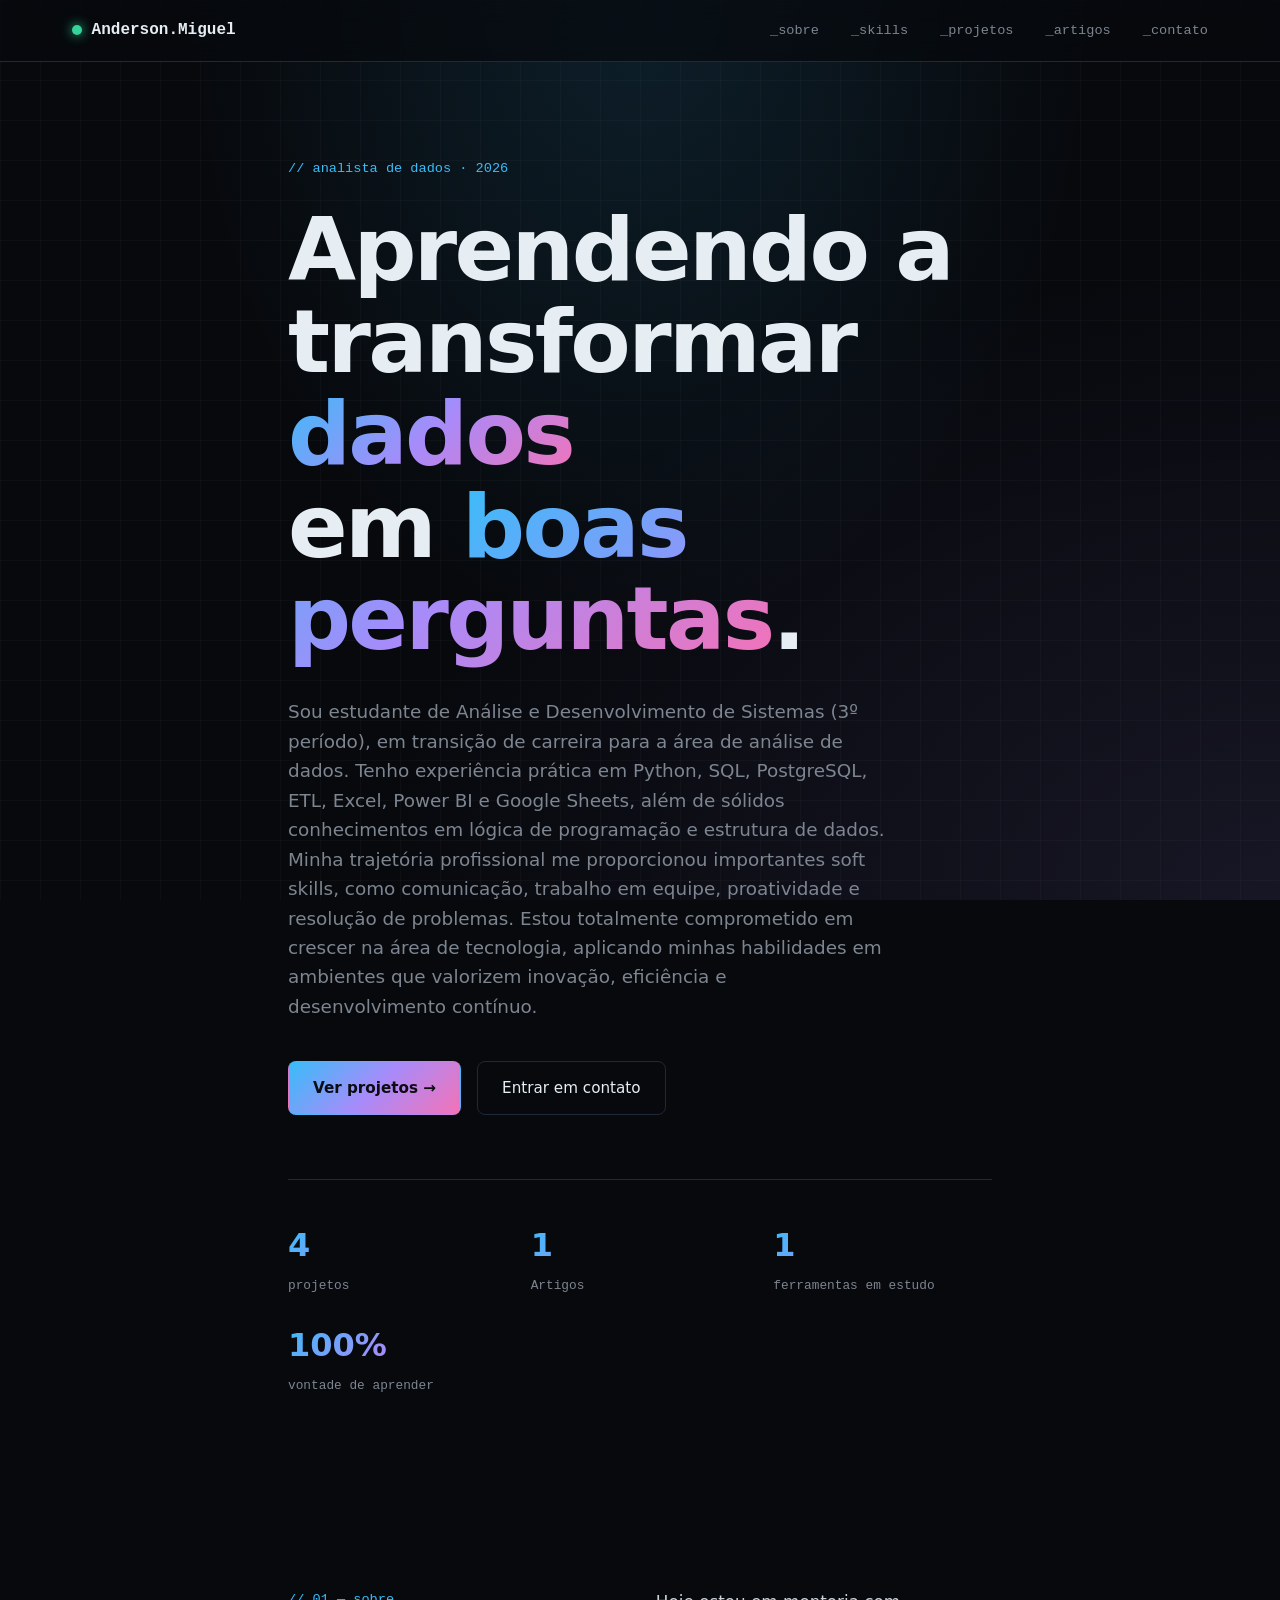
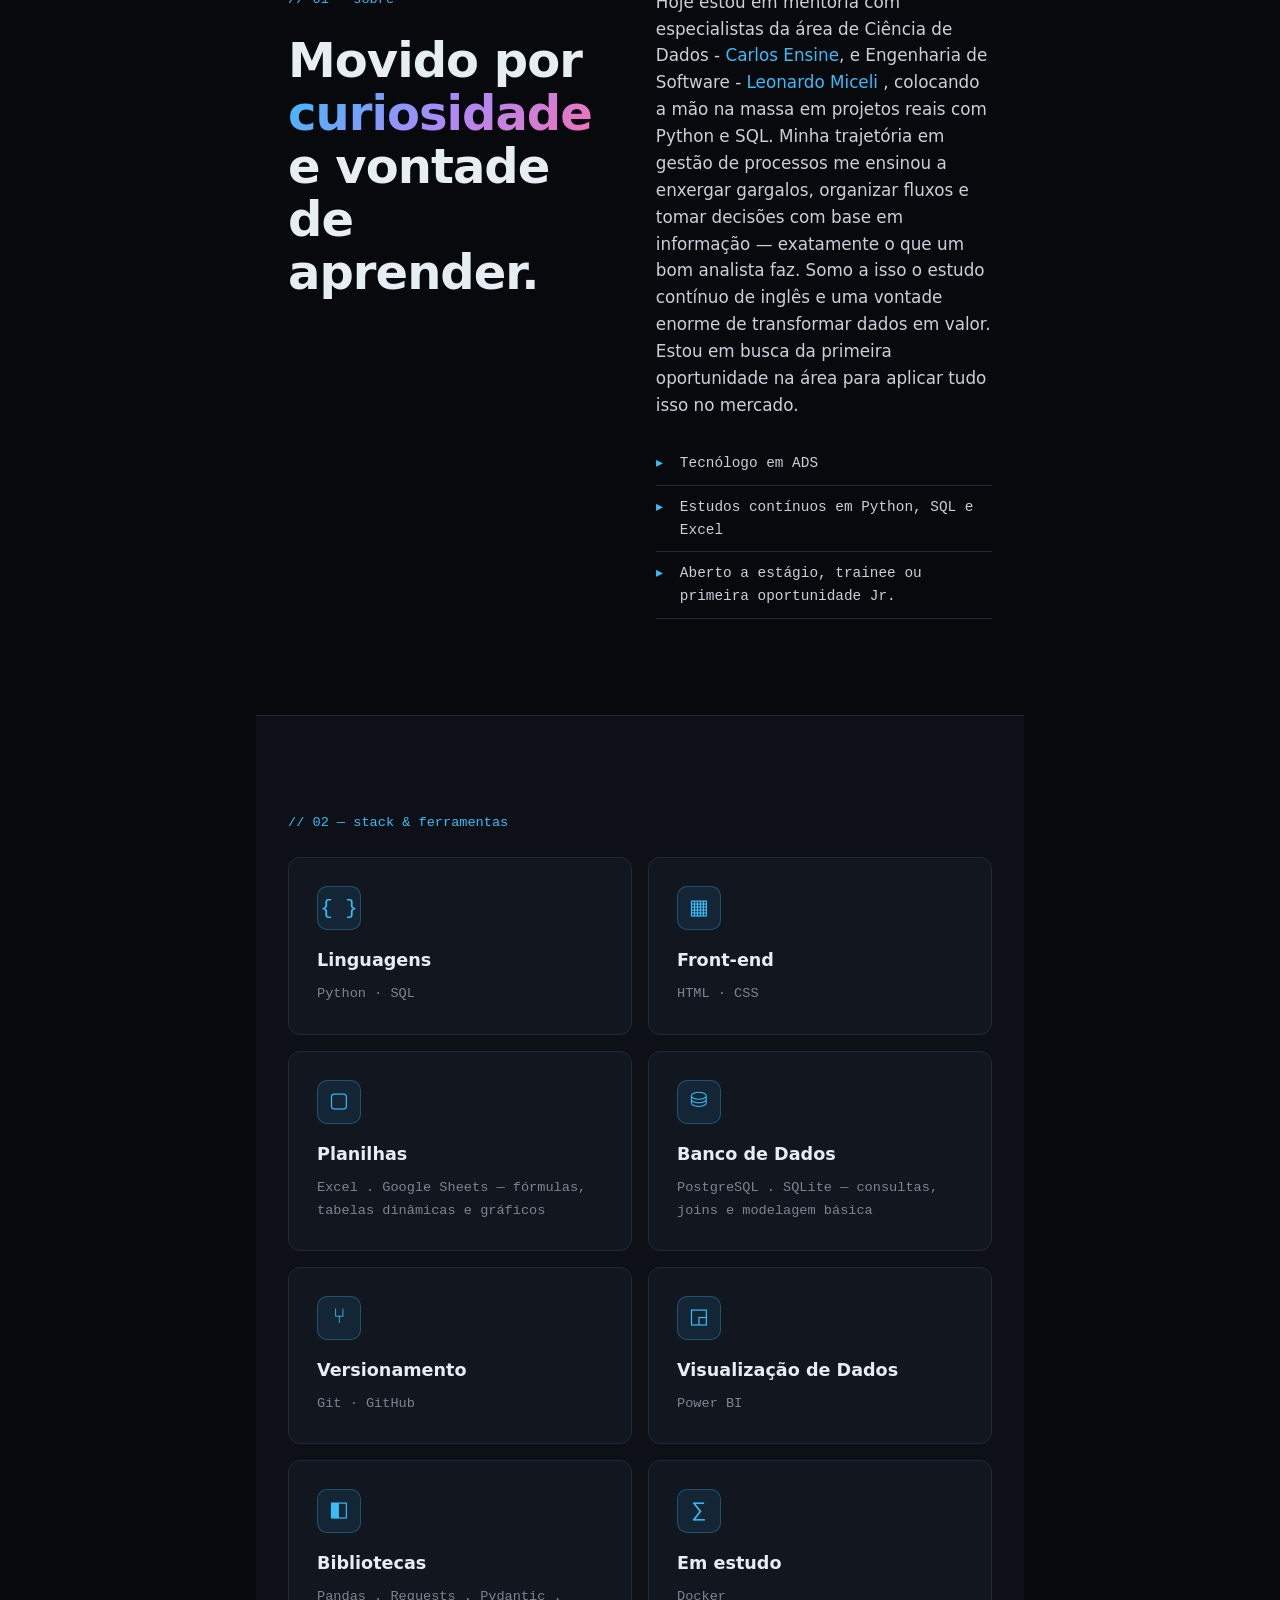
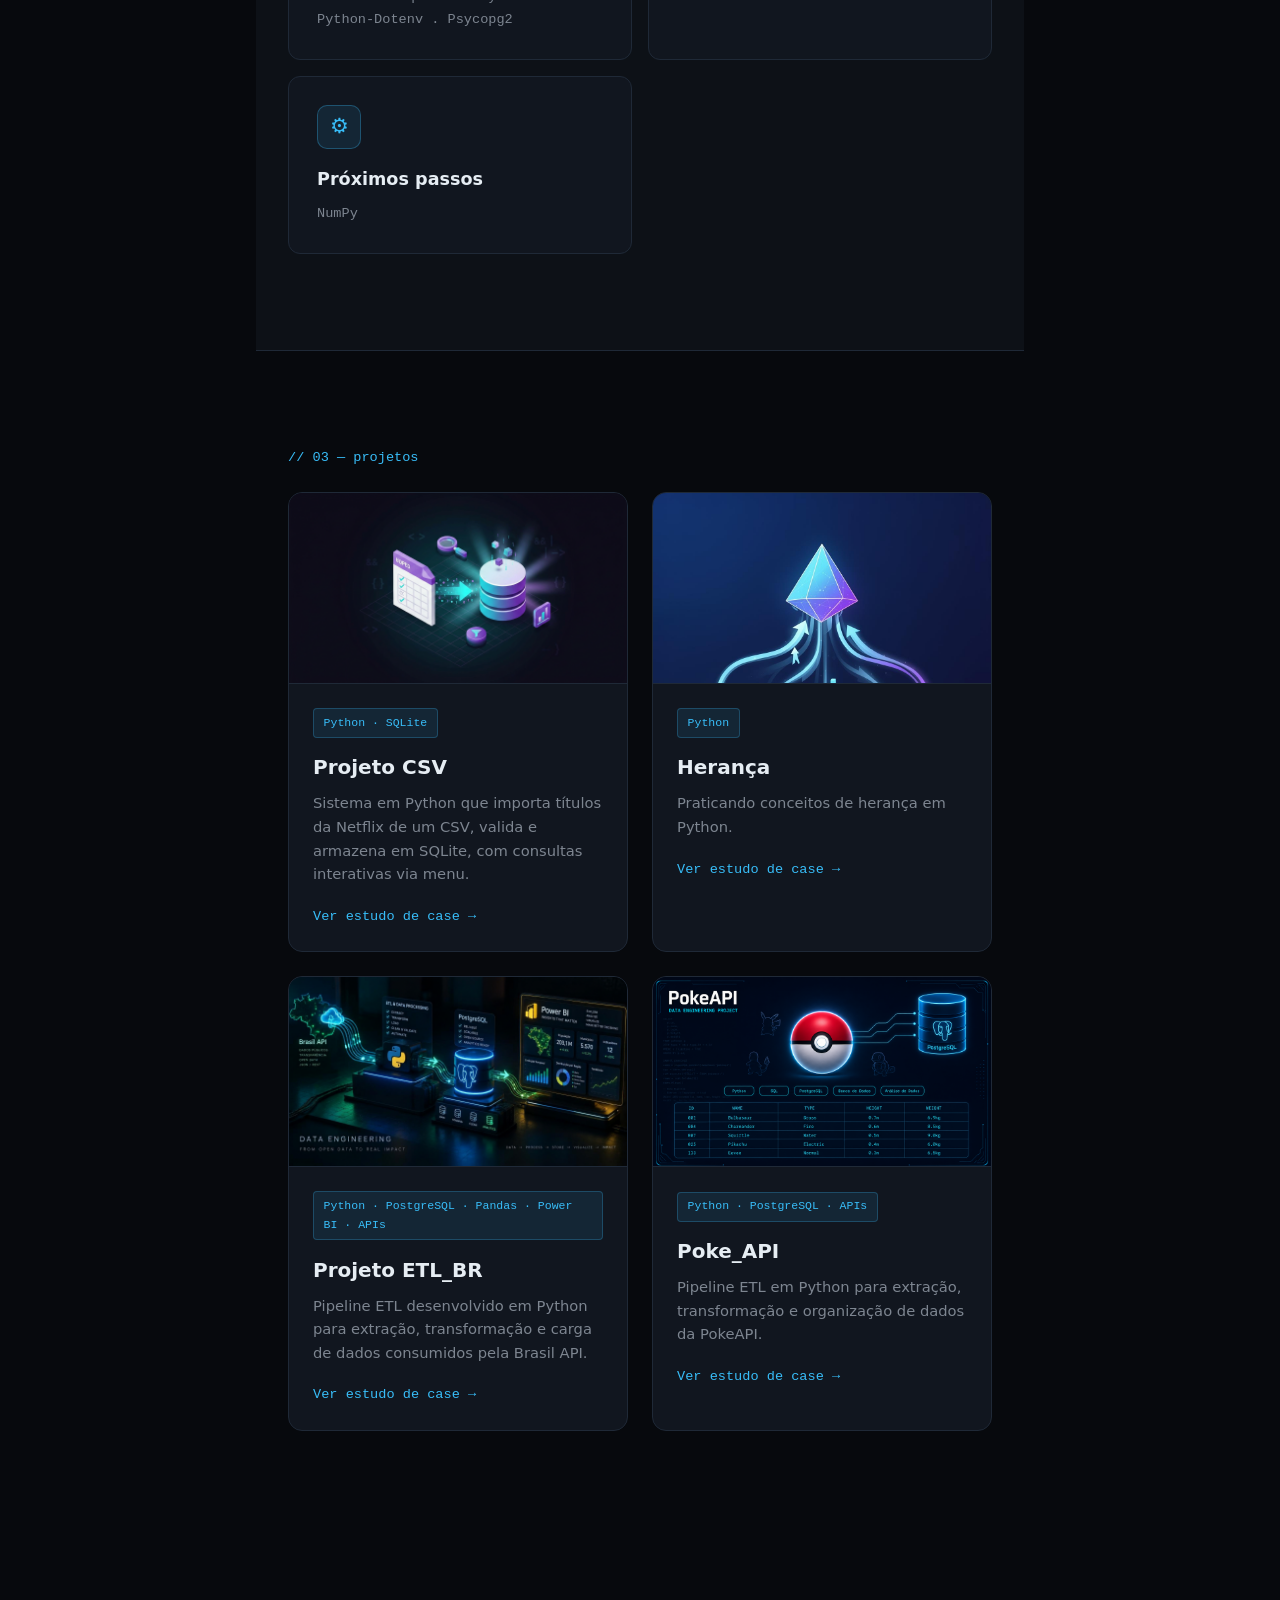
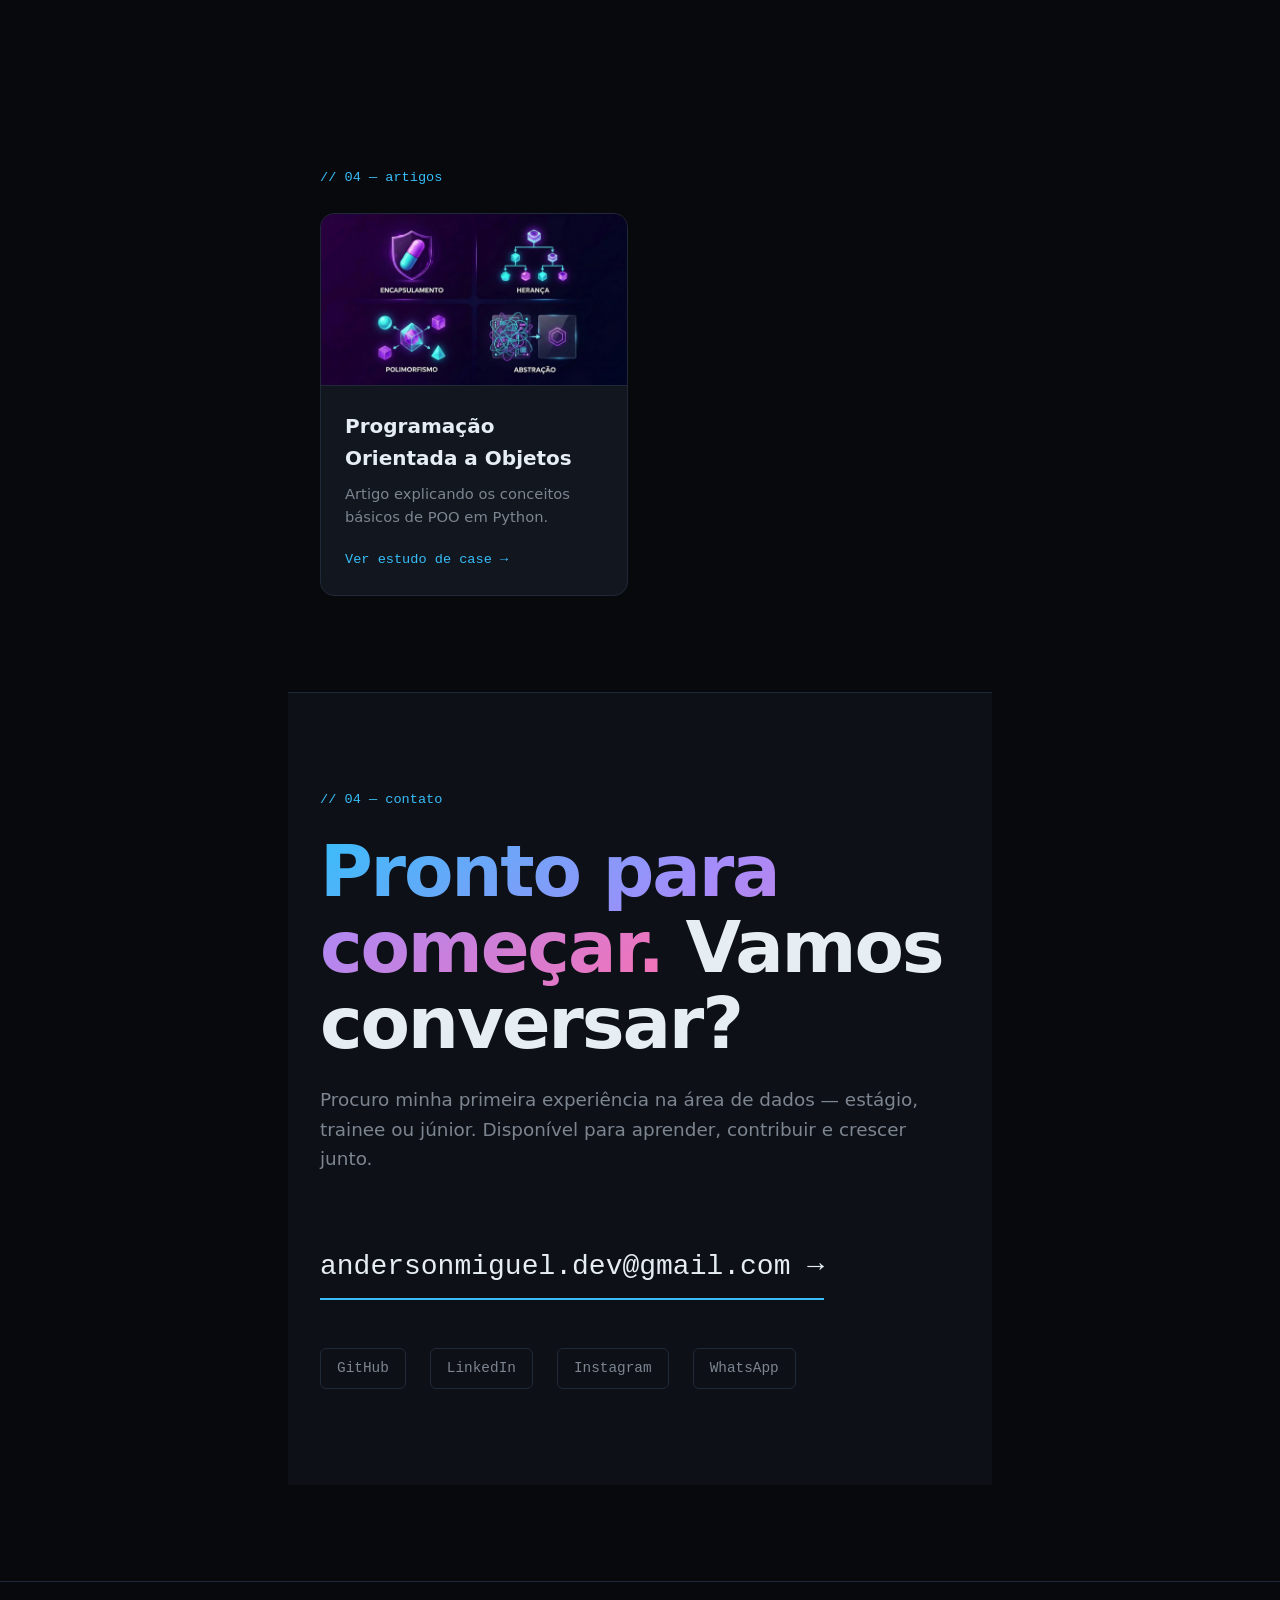
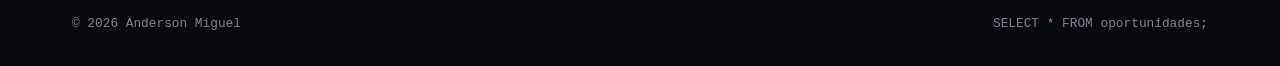
<file: index.html>
<!DOCTYPE html>
<html lang="pt-BR">

<head>
  <meta charset="UTF-8" />
  <meta name="viewport" content="width=device-width, initial-scale=1.0" />
  <title>Anderson Miguel — Analista de Dados</title>
  <meta name="description"
    content="Portfólio de Anderson Miguel — estudante de ADS em formação para Analista de Dados. Python, SQL, HTML, CSS, Excel." />
  <link rel="stylesheet" href="style.css" />
</head>

<body>
  <div class="grid-bg"></div>

  <header class="header">
    <div class="container nav">
      <a href="#" class="brand"><span class="dot"></span> Anderson.Miguel</a>
      <nav>
        <a href="#sobre">_sobre</a>
        <a href="#skills">_skills</a>
        <a href="#projetos">_projetos</a>
        <a href="#artigos">_artigos</a>
        <a href="#contato">_contato</a>

      </nav>
    </div>
  </header>

  <main>
    <section class="hero container">
      <div class="hero-grid">
        <div class="hero-text">
          <p class="tag">// analista de dados · 2026</p>
          <h1>Aprendendo a transformar <span class="grad">dados</span><br />em <span class="grad">boas perguntas</span>.
          </h1>
          <p class="lede">Sou estudante de Análise e Desenvolvimento de Sistemas (3º período), em transição de carreira
            para a área de análise de dados. Tenho experiência prática em Python, SQL, PostgreSQL, ETL, Excel, Power BI
            e Google Sheets, além de sólidos conhecimentos em lógica de programação e estrutura de dados.
            Minha trajetória profissional me proporcionou importantes soft skills, como comunicação, trabalho em equipe,
            proatividade e resolução de problemas. Estou totalmente comprometido em crescer na área de tecnologia,
            aplicando minhas habilidades em ambientes que valorizem inovação, eficiência e desenvolvimento contínuo.</p>
          <div class="hero-cta">
            <a href="#projetos" class="btn primary">Ver projetos →</a>
            <a href="#contato" class="btn ghost">Entrar em contato</a>
          </div>
        </div>

      </div>
      <div class="stats">
        <div><strong>4</strong><span>projetos</span></div>
        <div><strong>1</strong><span>Artigos</span></div>
        <div><strong>1</strong><span>ferramentas em estudo</span></div>
        <div><strong>100%</strong><span>vontade de aprender</span></div>
      </div>
    </section>

    <section id="sobre" class="container split">
      <div>
        <p class="section-num">// 01 — sobre</p>
        <h2>Movido por <span class="grad">curiosidade</span> e vontade de aprender.</h2>
      </div>
      <div class="split-text">
        <p>Hoje estou em mentoria com especialistas da área de Ciência de Dados - <a
            href="https://www.linkedin.com/in/encinecarlos/" target="_blank">Carlos Ensine</a>, e Engenharia de Software
          - <a href="https://www.linkedin.com/in/leonardo-miceli-7564a989/" target="_blank">Leonardo Miceli</a> ,
          colocando a mão na massa em projetos reais com Python
          e SQL.

          Minha trajetória em gestão de processos me ensinou a enxergar gargalos, organizar fluxos e tomar decisões com
          base em informação — exatamente o que um bom analista faz. Somo a isso o estudo contínuo de inglês e uma
          vontade enorme de transformar dados em valor.

          Estou em busca da primeira oportunidade na área para aplicar tudo isso no mercado.</p>
        <ul class="bullets">
          <li>Tecnólogo em ADS</li>
          <li>Estudos contínuos em Python, SQL e Excel</li>
          <li>Aberto a estágio, trainee ou primeira oportunidade Jr.</li>
        </ul>
      </div>
    </section>

    <section id="skills" class="skills-section">
      <div class="container">
        <p class="section-num">// 02 — stack & ferramentas</p>
        <div class="skills-grid">
          <div class="skill-card">
            <div class="skill-icon">{ }</div>
            <h3>Linguagens</h3>
            <p>Python · SQL</p>
          </div>
          <div class="skill-card">
            <div class="skill-icon">▦</div>
            <h3>Front-end</h3>
            <p>HTML · CSS</p>
          </div>
          <div class="skill-card">
            <div class="skill-icon">▢</div>
            <h3>Planilhas</h3>
            <p>Excel . Google Sheets — fórmulas, tabelas dinâmicas e gráficos</p>
          </div>
          <div class="skill-card">
            <div class="skill-icon">⛁</div>
            <h3>Banco de Dados</h3>
            <p>PostgreSQL . SQLite — consultas, joins e modelagem básica</p>
          </div>
          <div class="skill-card">
            <div class="skill-icon">⑂</div>
            <h3>Versionamento</h3>
            <p>Git · GitHub </p>
          </div>
          <div class="skill-card">
            <div class="skill-icon">◲</div>
            <h3>Visualização de Dados</h3>
            <p> Power BI </p>
          </div>
          <div class="skill-card">
            <div class="skill-icon">◧</div>
            <h3>Bibliotecas</h3>
            <p> Pandas . Requests . Pydantic . Python-Dotenv . Psycopg2 </p>
          </div>
          <div class="skill-card">
            <div class="skill-icon">∑</div>
            <h3>Em estudo</h3>
            <p> Docker </p>
          </div>
          <div class="skill-card">
            <div class="skill-icon">⚙</div>
            <h3>Próximos passos</h3>
            <p>NumPy</p>
          </div>
        </div>
      </div>
    </section>

    <section id="projetos" class="container">
      <p class="section-num">// 03 — projetos </p>
      <div class="projects">

        <article class="project">

          <div class="project-visual v1" style="padding:0;overflow:hidden;">
            <img src="projeto_csv.png" alt="Projeto CSV - Netflix para SQLite"
              style="width:100%;height:100%;object-fit:cover;display:block;" />
          </div>
          <div class="project-info">
            <span class="badge">Python · SQLite</span>
            <h3>Projeto CSV</h3>
            <p>Sistema em Python que importa títulos da Netflix de um CSV, valida e armazena em SQLite, com consultas
              interativas via menu.</p>
            <a href="https://github.com/andersonmrsb/projeto-csv" target="_blank" rel="noopener">Ver estudo de case
              →</a>
          </div>




        </article>

        <article class="project">

          <div class="project-visual v1" style="padding:0;overflow:hidden;">
            <img src="heranca.png" alt="heranca em python"
              style="width:100%;height:100%;object-fit:cover;display:block;" />
          </div>
          <div class="project-info">
            <span class="badge">Python</span>
            <h3>Herança</h3>
            <p>Praticando conceitos de herança em Python.</p>
            <a href="https://github.com/andersonmrsb/exerc-cios_POO" target="_blank" rel="noopener">Ver estudo de case
              →</a>
          </div>


        </article>

        <article class="project">

          <div class="project-visual v1" style="padding:0;overflow:hidden;">
            <img src="ETL_BR.jpg" alt="Projeto ETL_BR - ETL de dados do Brasil"
              style="width:100%;height:100%;object-fit:cover;display:block;" />
          </div>
          <div class="project-info">
            <span class="badge">Python · PostgreSQL · Pandas · Power BI · APIs</span>
            <h3>Projeto ETL_BR</h3>
            <p>Pipeline ETL desenvolvido em Python para extração, transformação e carga de dados consumidos pela Brasil
              API.</p>
            <a href="https://github.com/andersonmrsb/ETL_BR" target="_blank" rel="noopener">Ver estudo de case
              →</a>
          </div>

        </article>

        <article class="project">

          <div class="project-visual v1" style="padding:0;overflow:hidden;">
            <img src="img_PKEapi.png" alt="POke API - API de pokemons"
              style="width:100%;height:100%;object-fit:cover;display:block;" />
          </div>
          <div class="project-info">
            <span class="badge">Python · PostgreSQL · APIs</span>
            <h3>Poke_API</h3>
            <p>Pipeline ETL em Python para extração, transformação e organização de dados da PokeAPI.</p>
            <a href="https://github.com/andersonmrsb/POKE_Pipeline" target="_blank" rel="noopener">Ver estudo de case
              →</a>
          </div>

        </article>



        <span></span><span></span><span></span><span></span><span></span>
        <span></span><span></span><span></span><span></span><span></span>
        <span></span><span></span><span></span><span></span><span></span>
        <span></span><span></span><span></span><span></span><span></span>
      </div>
      </div>

      <section id="artigos" class="container">
        <p class="section-num">// 04 — artigos</p>
        <div class="projects">

          <article class="project">

            <div class="project-visual v1" style="padding:0;overflow:hidden;">
              <img src="POO.png" alt="Artigo POO" style="width:100%;height:100%;object-fit:cover;display:block;" />
            </div>
            <div class="project-info">

              <h3>Programação Orientada a Objetos</h3>
              <p>Artigo explicando os conceitos básicos de POO em Python.</p>
              <a href="artigo_poo.html" target="_blank">Ver estudo de case
                →</a>
            </div>


        </div>
      </section>

      <span></span><span></span><span></span><span></span><span></span>
      <span></span><span></span><span></span><span></span><span></span>
      <span></span><span></span><span></span><span></span><span></span>
      <span></span><span></span><span></span><span></span><span></span>




      <section id="contato" class="contato-section">
        <div class="container">
          <p class="section-num">// 04 — contato</p>
          <h2><span class="grad">Pronto para começar.</span> Vamos conversar?</h2>
          <p class="lede">Procuro minha primeira experiência na área de dados — estágio, trainee ou júnior. Disponível
            para aprender, contribuir e crescer junto.</p>
          <a href="mailto:andersonmiguel.dev@gmail.com" class="big-link" target="_blank" rel="noopener">
            andersonmiguel.dev@gmail.com
            →</a>
          <div class="socials">
            <a href="https://github.com/andersonmrsb" target="_blank" rel="noopener">GitHub</a>
            <a href="https://www.linkedin.com/in/anderson-miguel-6a280323a" target="_blank" rel="noopener">LinkedIn</a>
            <a href="https://instagram.com/maicon_miguel21" target="_blank" rel="noopener">Instagram</a>
            <a href="https://wa.me/5521981272651" target="_blank" rel="noopener">WhatsApp</a>
          </div>
        </div>
      </section>
  </main>

  <footer>
    <div class="container foot">
      <span>© 2026 Anderson Miguel</span>
      <span>SELECT * FROM oportunidades;</span>
    </div>
  </footer>
</body>

</html>
</file>
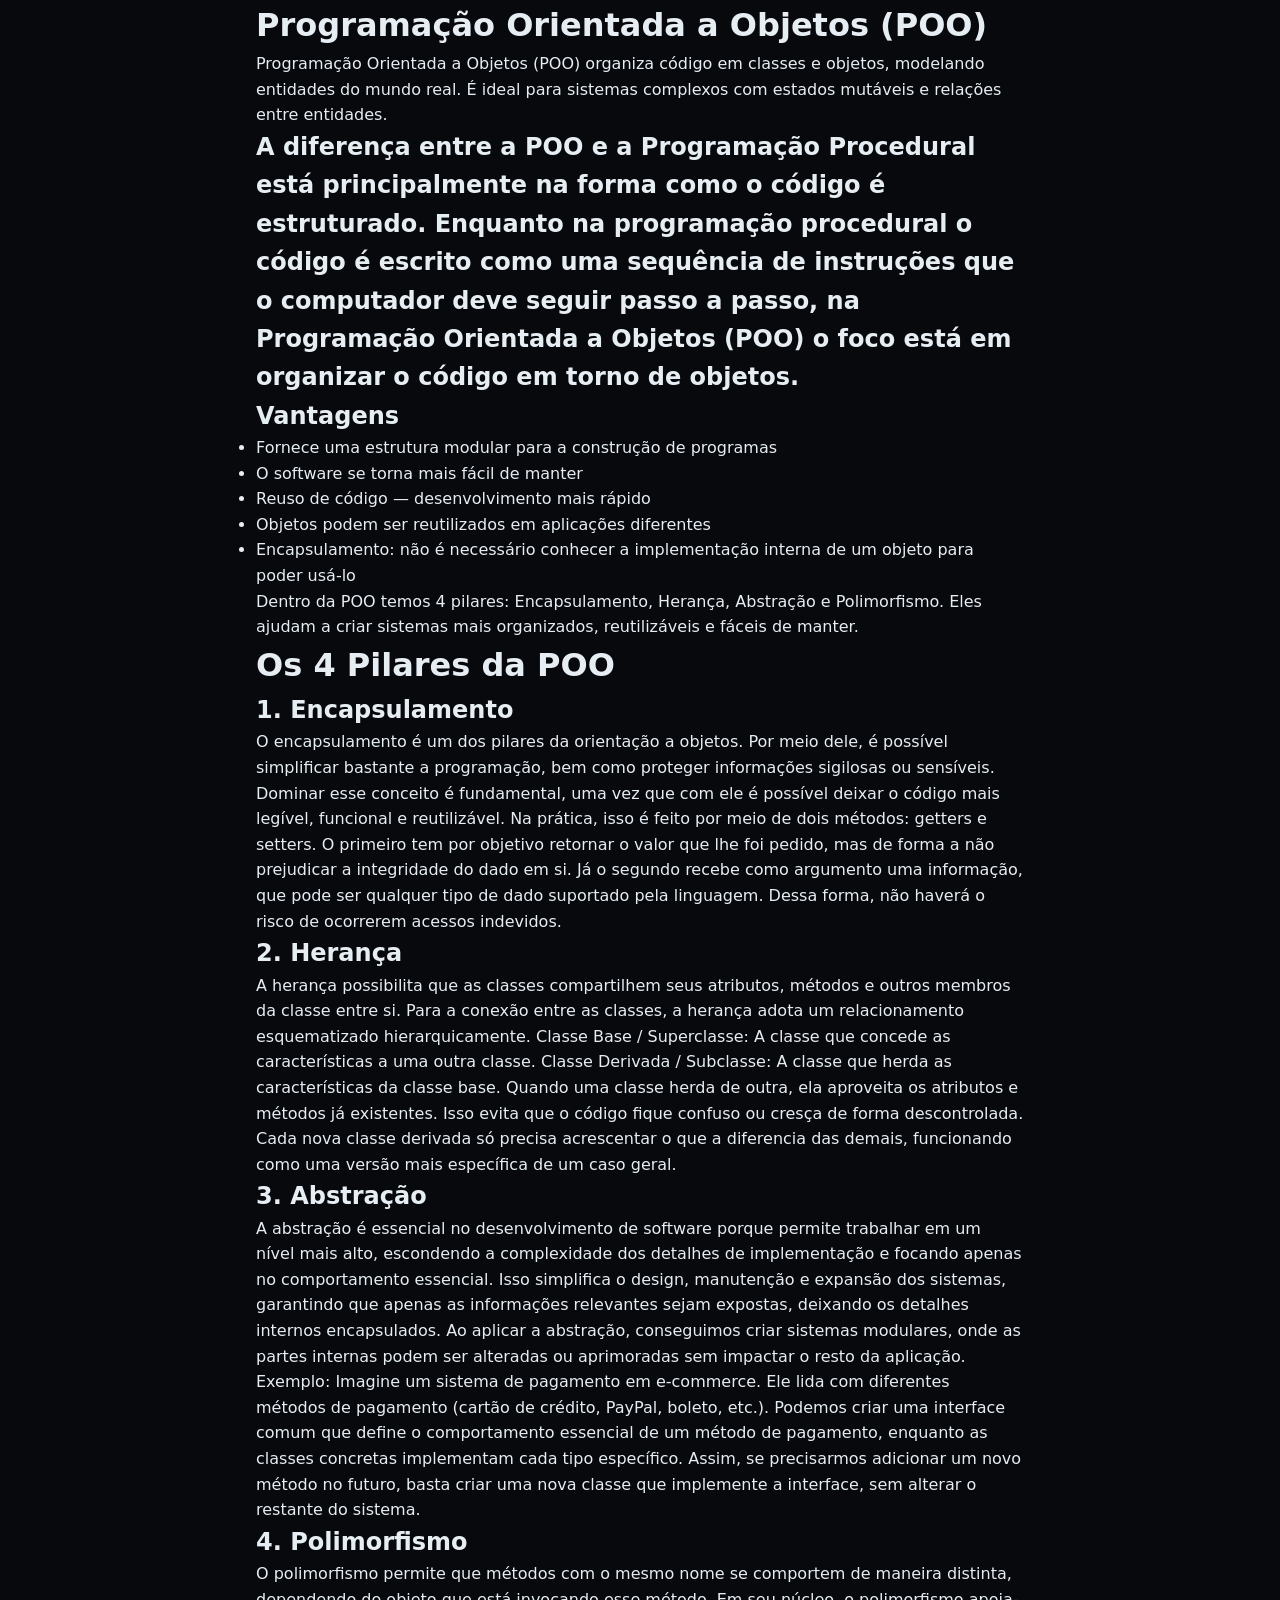
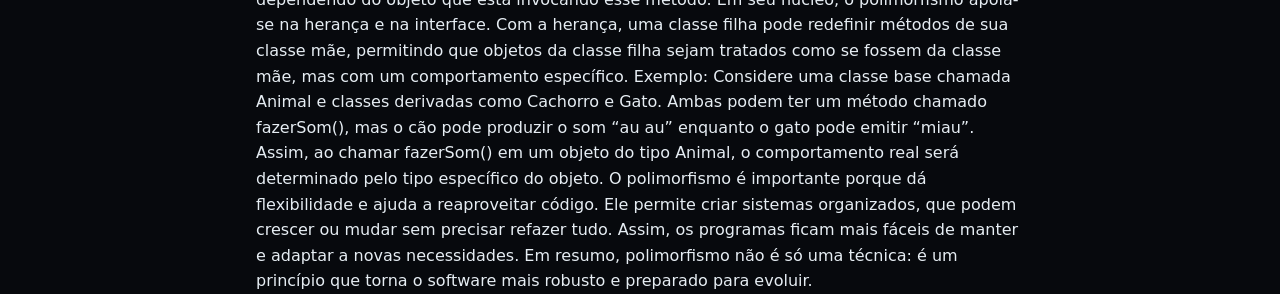
<file: artigo_poo.html>
<!DOCTYPE html>
<html lang="pt-BR">

<head>
    <meta charset="UTF-8">
    <meta name="viewport" content="width=device-width, initial-scale=1.0">

    <title>Artigo: Programação Orientada a Objetos</title>

    <link rel="stylesheet" href="style.css"/>
</head>

<body>

    <main>
    <H1>Programação Orientada a Objetos (POO) </H1>

    <p>Programação Orientada a Objetos (POO) organiza código em classes e objetos, modelando entidades do mundo real. É
        ideal para sistemas complexos com estados mutáveis e relações entre entidades. </p>

    <h2>A diferença entre a POO e a Programação Procedural está principalmente na forma como o código é estruturado.
        Enquanto na programação procedural o código é escrito como uma sequência de instruções que o computador deve
        seguir passo a passo, na Programação Orientada a Objetos (POO) o foco está em organizar o código em torno de
        objetos. </h2>

    <h2>Vantagens </h2>
    <ul>
        <li>Fornece uma estrutura modular para a construção de programas </li>
        <li>O software se torna mais fácil de manter </li>
        <li>Reuso de código — desenvolvimento mais rápido </li>
        <li>Objetos podem ser reutilizados em aplicações diferentes </li>
        <li>Encapsulamento: não é necessário conhecer a implementação interna de um objeto para poder usá-lo</li>
    </ul>

    <p>Dentro da POO temos 4 pilares: Encapsulamento, Herança, Abstração e Polimorfismo. Eles ajudam a criar sistemas
        mais organizados, reutilizáveis e fáceis de manter. </p>

    <h1>Os 4 Pilares da POO </h1>

    <h2>1. Encapsulamento </h2>

    <p>O encapsulamento é um dos pilares da orientação a objetos. Por meio dele, é possível simplificar bastante a
        programação, bem como proteger informações sigilosas ou sensíveis. Dominar esse conceito é fundamental, uma vez
        que com ele é possível deixar o código mais legível, funcional e reutilizável.

        Na prática, isso é feito por meio de dois métodos: getters e setters. O primeiro tem por objetivo retornar o
        valor que lhe foi pedido, mas de forma a não prejudicar a integridade do dado em si. Já o segundo recebe como
        argumento uma informação, que pode ser qualquer tipo de dado suportado pela linguagem. Dessa forma, não haverá o
        risco de ocorrerem acessos indevidos. </p>

    <h2>2. Herança </h2>

    <p>A herança possibilita que as classes compartilhem seus atributos, métodos e outros membros da classe entre si.
        Para a conexão entre as classes, a herança adota um relacionamento esquematizado hierarquicamente.

        Classe Base / Superclasse: A classe que concede as características a uma outra classe.

        Classe Derivada / Subclasse: A classe que herda as características da classe base.

        Quando uma classe herda de outra, ela aproveita os atributos e métodos já existentes. Isso evita que o código
        fique confuso ou cresça de forma descontrolada. Cada nova classe derivada só precisa acrescentar o que a
        diferencia das demais, funcionando como uma versão mais específica de um caso geral. </p>

    <h2>3. Abstração </h2>
    <p>A abstração é essencial no desenvolvimento de software porque permite trabalhar em um nível mais alto, escondendo
        a complexidade dos detalhes de implementação e focando apenas no comportamento essencial. Isso simplifica o
        design, manutenção e expansão dos sistemas, garantindo que apenas as informações relevantes sejam expostas,
        deixando os detalhes internos encapsulados.

        Ao aplicar a abstração, conseguimos criar sistemas modulares, onde as partes internas podem ser alteradas ou
        aprimoradas sem impactar o resto da aplicação.

        Exemplo: Imagine um sistema de pagamento em e-commerce. Ele lida com diferentes métodos de pagamento (cartão de
        crédito, PayPal, boleto, etc.). Podemos criar uma interface comum que define o comportamento essencial de um
        método de pagamento, enquanto as classes concretas implementam cada tipo específico. Assim, se precisarmos
        adicionar um novo método no futuro, basta criar uma nova classe que implemente a interface, sem alterar o
        restante do sistema. </p>

    <h2>4. Polimorfismo </h2>
    <p>O polimorfismo permite que métodos com o mesmo nome se comportem de maneira distinta, dependendo do objeto que
        está invocando esse método.

        Em seu núcleo, o polimorfismo apoia-se na herança e na interface. Com a herança, uma classe filha pode redefinir
        métodos de sua classe mãe, permitindo que objetos da classe filha sejam tratados como se fossem da classe mãe,
        mas com um comportamento específico.

        Exemplo: Considere uma classe base chamada Animal e classes derivadas como Cachorro e Gato. Ambas podem ter um
        método chamado fazerSom(), mas o cão pode produzir o som “au au” enquanto o gato pode emitir “miau”. Assim, ao
        chamar fazerSom() em um objeto do tipo Animal, o comportamento real será determinado pelo tipo específico do
        objeto.

        O polimorfismo é importante porque dá flexibilidade e ajuda a reaproveitar código. Ele permite criar sistemas
        organizados, que podem crescer ou mudar sem precisar refazer tudo. Assim, os programas ficam mais fáceis de
        manter e adaptar a novas necessidades. Em resumo, polimorfismo não é só uma técnica: é um princípio que torna o
        software mais robusto e preparado para evoluir. </p>

        </main>
























</body>

</html>
</file>
<file: style.css>
* {
  box-sizing: border-box;
  margin: 0;
  padding: 0;
}

:root {
  --bg: #07090d;
  --bg-2: #0d1117;
  --surface: #11161f;
  --ink: #e6edf3;
  --muted: #7d8590;
  --line: #1f2937;
  --accent: #38bdf8;
  --accent-2: #a78bfa;
  --accent-3: #34d399;
  --grad: linear-gradient(135deg, #38bdf8, #a78bfa 50%, #f472b6);
}

html {
  scroll-behavior: smooth;
}

body {
  font-family: 'Inter', -apple-system, system-ui, sans-serif;
  background: var(--bg);
  color: var(--ink);
  line-height: 1.6;
  -webkit-font-smoothing: antialiased;
  overflow-x: hidden;
}

code,
.mono {
  font-family: 'JetBrains Mono', 'Courier New', monospace;
}

.grid-bg {
  position: fixed;
  inset: 0;
  z-index: -1;
  background:
    radial-gradient(ellipse at top, rgba(56, 189, 248, 0.12), transparent 50%),
    radial-gradient(ellipse at bottom right, rgba(167, 139, 250, 0.10), transparent 50%),
    linear-gradient(rgba(255, 255, 255, 0.025) 1px, transparent 1px) 0 0/40px 40px,
    linear-gradient(90deg, rgba(255, 255, 255, 0.025) 1px, transparent 1px) 0 0/40px 40px,
    var(--bg);
}

.container {
  max-width: 1200px;
  margin: 0 auto;
  padding: 0 2rem;
}

.grad {
  background: var(--grad);
  -webkit-background-clip: text;
  background-clip: text;
  color: transparent;
}

/* Header */
.header {
  position: sticky;
  top: 0;
  z-index: 10;
  background: rgba(7, 9, 13, 0.7);
  backdrop-filter: blur(12px);
  border-bottom: 1px solid var(--line);
}

.nav {
  display: flex;
  justify-content: space-between;
  align-items: center;
  padding: 1.1rem 2rem;
}

.brand {
  font-family: 'JetBrains Mono', monospace;
  font-size: 1rem;
  font-weight: 600;
  color: var(--ink);
  text-decoration: none;
  display: flex;
  align-items: center;
  gap: 0.6rem;
}

.dot {
  width: 10px;
  height: 10px;
  border-radius: 50%;
  background: var(--accent-3);
  box-shadow: 0 0 12px var(--accent-3);
  animation: pulse 2s infinite;
}

@keyframes pulse {
  50% {
    opacity: 0.5;
  }
}

.nav nav {
  display: flex;
  gap: 2rem;
}

.nav nav a {
  color: var(--muted);
  text-decoration: none;
  font-family: 'JetBrains Mono', monospace;
  font-size: 0.85rem;
  transition: color 0.2s;
}

.nav nav a:hover {
  color: var(--accent);
}

/* Hero */
.hero {
  padding: 7rem 2rem 6rem;
}

.hero-grid {

  grid-template-columns: 1.3fr 1fr;
  gap: 4rem;
  align-items: center;
  margin-bottom: 4rem;
}

.hero-photo {
  display: flex;
  justify-content: center;
}

.photo-frame {
  position: relative;
  width: 100%;
  max-width: 360px;
  aspect-ratio: 4/5;
  border-radius: 18px;
  overflow: hidden;
  border: 1px solid var(--line);
  background: var(--surface);
  box-shadow: 0 30px 80px -30px rgba(56, 189, 248, 0.4),
    0 20px 60px -30px rgba(167, 139, 250, 0.35);
}

.photo-frame img {
  width: 100%;
  height: 100%;
  object-fit: cover;
  display: block;
  filter: contrast(1.05) saturate(1.05);
}

.photo-glow {
  position: absolute;
  inset: 0;
  background: linear-gradient(135deg, rgba(56, 189, 248, 0.15), transparent 50%, rgba(167, 139, 250, 0.18));
  pointer-events: none;
}

.photo-tag {
  position: absolute;
  bottom: 1rem;
  left: 1rem;
  font-family: 'JetBrains Mono', monospace;
  font-size: 0.75rem;
  color: var(--accent-3);
  background: rgba(7, 9, 13, 0.75);
  backdrop-filter: blur(8px);
  padding: 0.4rem 0.7rem;
  border-radius: 6px;
  border: 1px solid rgba(52, 211, 153, 0.3);
}

.tag {
  font-family: 'JetBrains Mono', monospace;
  font-size: 0.85rem;
  color: var(--accent);
  margin-bottom: 1.5rem;
}

.hero h1 {
  font-size: clamp(2.5rem, 7vw, 5.5rem);
  font-weight: 700;
  line-height: 1.05;
  letter-spacing: -0.03em;
  margin-bottom: 2rem;
}

.lede {
  font-size: 1.15rem;
  color: var(--muted);
  max-width: 600px;
  margin-bottom: 2.5rem;
}

.hero-cta {
  display: flex;
  gap: 1rem;
  flex-wrap: wrap;
  margin-bottom: 4rem;
}

.btn {
  display: inline-flex;
  align-items: center;
  padding: 0.85rem 1.5rem;
  border-radius: 8px;
  font-weight: 500;
  font-size: 0.95rem;
  text-decoration: none;
  transition: all 0.2s;
  border: 1px solid transparent;
}

.btn.primary {
  background: var(--grad);
  color: #0b0d12;
  font-weight: 600;
}

.btn.primary:hover {
  transform: translateY(-2px);
  box-shadow: 0 10px 30px -10px var(--accent);
}

.btn.ghost {
  border-color: var(--line);
  color: var(--ink);
}

.btn.ghost:hover {
  border-color: var(--accent);
  color: var(--accent);
}

.stats {
  display: grid;
  grid-template-columns: repeat(auto-fit, minmax(160px, 1fr));
  gap: 1.5rem;
  padding-top: 2.5rem;
  border-top: 1px solid var(--line);
}

.stats div {
  display: flex;
  flex-direction: column;
  gap: 0.3rem;
}

.stats strong {
  font-size: 2rem;
  font-weight: 700;
  background: var(--grad);
  -webkit-background-clip: text;
  background-clip: text;
  color: transparent;
}

.stats span {
  font-family: 'JetBrains Mono', monospace;
  font-size: 0.8rem;
  color: var(--muted);
}

/* Sections */
.section-num {
  font-family: 'JetBrains Mono', monospace;
  font-size: 0.85rem;
  color: var(--accent);
  margin-bottom: 1.5rem;
}

section {
  padding: 6rem 0;
}

section.container {
  padding: 6rem 2rem;
}

.split {
  display: grid;
  grid-template-columns: 1fr 1.4fr;
  gap: 4rem;
  align-items: start;
}

.split h2 {
  font-size: clamp(2rem, 4vw, 3rem);
  font-weight: 700;
  letter-spacing: -0.02em;
  line-height: 1.1;
}

.split-text p {
  font-size: 1.05rem;
  color: #c9d1d9;
  margin-bottom: 1.25rem;
}

.split-text p a {
  color: var(--accent);
  text-decoration: none;
}

.bullets {
  list-style: none;
  margin-top: 1.5rem;
}

.bullets li {
  padding: 0.6rem 0;
  padding-left: 1.5rem;
  border-bottom: 1px solid var(--line);
  position: relative;
  font-family: 'JetBrains Mono', monospace;
  font-size: 0.9rem;
  color: #c9d1d9;
}

.bullets li::before {
  content: "▸";
  position: absolute;
  left: 0;
  color: var(--accent);
}

/* Skills */
.skills-section {
  background: var(--bg-2);
  border-top: 1px solid var(--line);
  border-bottom: 1px solid var(--line);
}

.skills-grid {
  display: grid;
  grid-template-columns: repeat(auto-fit, minmax(260px, 1fr));
  gap: 1rem;
}

.skill-card {
  background: var(--surface);
  border: 1px solid var(--line);
  border-radius: 12px;
  padding: 1.75rem;
  transition: all 0.3s;
}

.skill-card:hover {
  border-color: var(--accent);
  transform: translateY(-4px);
  box-shadow: 0 20px 40px -20px rgba(56, 189, 248, 0.3);
}

.skill-icon {
  width: 44px;
  height: 44px;
  display: grid;
  place-items: center;
  background: rgba(56, 189, 248, 0.1);
  border: 1px solid rgba(56, 189, 248, 0.3);
  border-radius: 10px;
  font-family: 'JetBrains Mono', monospace;
  font-size: 1.3rem;
  color: var(--accent);
  margin-bottom: 1rem;
}

.skill-card h3 {
  font-size: 1.1rem;
  margin-bottom: 0.5rem;
}

.skill-card p {
  font-family: 'JetBrains Mono', monospace;
  font-size: 0.85rem;
  color: var(--muted);
  line-height: 1.7;
}

/* Projects */
.projects {
  display: grid;
  grid-template-columns: repeat(2, 1fr);
  gap: 1.5rem;
}

.project {
  background: var(--surface);
  border: 1px solid var(--line);
  border-radius: 14px;
  overflow: hidden;
  transition: all 0.3s;
}

.project:hover {
  border-color: var(--accent-2);
  transform: translateY(-4px);
}

.project-visual {
  aspect-ratio: 16/9;
  background: var(--bg-2);
  display: grid;
  place-items: center;
  padding: 2rem;
  border-bottom: 1px solid var(--line);
}

.v1 .chart-bars {
  display: flex;
  align-items: flex-end;
  gap: 0.5rem;
  width: 100%;
  height: 100%;
}

.v1 .chart-bars span {
  flex: 1;
  background: var(--grad);
  border-radius: 4px 4px 0 0;
}

.v2 svg {
  width: 100%;
  height: 100%;
  color: var(--accent);
}

.v3 .heatmap {
  display: grid;
  grid-template-columns: repeat(5, 1fr);
  gap: 4px;
  width: 100%;
  height: 100%;
}

.v3 .heatmap span {
  background: var(--accent);
  border-radius: 3px;
}

.v3 .heatmap span:nth-child(3n) {
  opacity: 0.3;
}

.v3 .heatmap span:nth-child(5n) {
  opacity: 0.6;
  background: var(--accent-2);
}

.v3 .heatmap span:nth-child(7n) {
  opacity: 0.9;
  background: var(--accent-3);
}

.v4 .donut {
  width: 120px;
  height: 120px;
  border-radius: 50%;
  background: conic-gradient(#38bdf8 0 35%, #a78bfa 35% 60%, #34d399 60% 80%, #f472b6 80% 100%);
  -webkit-mask: radial-gradient(circle, transparent 38px, #000 39px);
  mask: radial-gradient(circle, transparent 38px, #000 39px);
}

.project-info {
  padding: 1.5rem;
}

.badge {
  display: inline-block;
  font-family: 'JetBrains Mono', monospace;
  font-size: 0.72rem;
  color: var(--accent);
  background: rgba(56, 189, 248, 0.1);
  border: 1px solid rgba(56, 189, 248, 0.25);
  padding: 0.3rem 0.6rem;
  border-radius: 4px;
  margin-bottom: 0.85rem;
}

.project-info h3 {
  font-size: 1.25rem;
  margin-bottom: 0.5rem;
}

.project-info p {
  color: var(--muted);
  font-size: 0.92rem;
  margin-bottom: 1rem;
}

.project-info a {
  font-family: 'JetBrains Mono', monospace;
  font-size: 0.85rem;
  color: var(--accent);
  text-decoration: none;
}

.project-info a:hover {
  color: var(--accent-2);
}

/* Contato */
.contato-section {
  background: var(--bg-2);
  border-top: 1px solid var(--line);
  padding: 6rem 0;
}

.contato-section h2 {
  font-size: clamp(2.5rem, 6vw, 4.5rem);
  font-weight: 700;
  line-height: 1.05;
  letter-spacing: -0.03em;
  margin: 1rem 0 1.5rem;
}

.big-link {
  display: inline-block;
  font-size: clamp(1.25rem, 2.5vw, 1.75rem);
  font-family: 'JetBrains Mono', monospace;
  color: var(--ink);
  text-decoration: none;
  border-bottom: 2px solid var(--accent);
  padding: 1rem 0 0.5rem;
  margin-top: 1rem;
  transition: color 0.2s;
}

.big-link:hover {
  color: var(--accent);
}

.socials {
  margin-top: 3rem;
  display: flex;
  gap: 1.5rem;
  flex-wrap: wrap;
}

.socials a {
  color: var(--muted);
  text-decoration: none;
  font-family: 'JetBrains Mono', monospace;
  font-size: 0.9rem;
  padding: 0.5rem 1rem;
  border: 1px solid var(--line);
  border-radius: 6px;
  transition: all 0.2s;
}

.socials a:hover {
  color: var(--accent);
  border-color: var(--accent);
}

/* Footer */
footer {
  border-top: 1px solid var(--line);
  padding: 2rem 0;
  background: var(--bg);
}

.foot {
  display: flex;
  justify-content: space-between;
  flex-wrap: wrap;
  gap: 1rem;
  font-family: 'JetBrains Mono', monospace;
  font-size: 0.8rem;
  color: var(--muted);
}

/* Responsivo */
@media (max-width: 768px) {
  .nav nav {
    display: none;
  }

  .split {
    grid-template-columns: 1fr;
    gap: 1.5rem;
  }

  .projects {
    grid-template-columns: 1fr;
  }

  .hero {
    padding: 4rem 1.5rem 4rem;
  }

  section.container {
    padding: 4rem 1.5rem;
  }

  .container {
    padding: 0 1.5rem;
  }

  .hero-grid {
    grid-template-columns: 1fr;
    gap: 2.5rem;
  }

  .hero-photo {
    order: -1;
  }

  .photo-frame {
    max-width: 260px;
  }
}

/* artigos */

main {
  align-items: center;
  margin: auto 20%;
}
</file>
